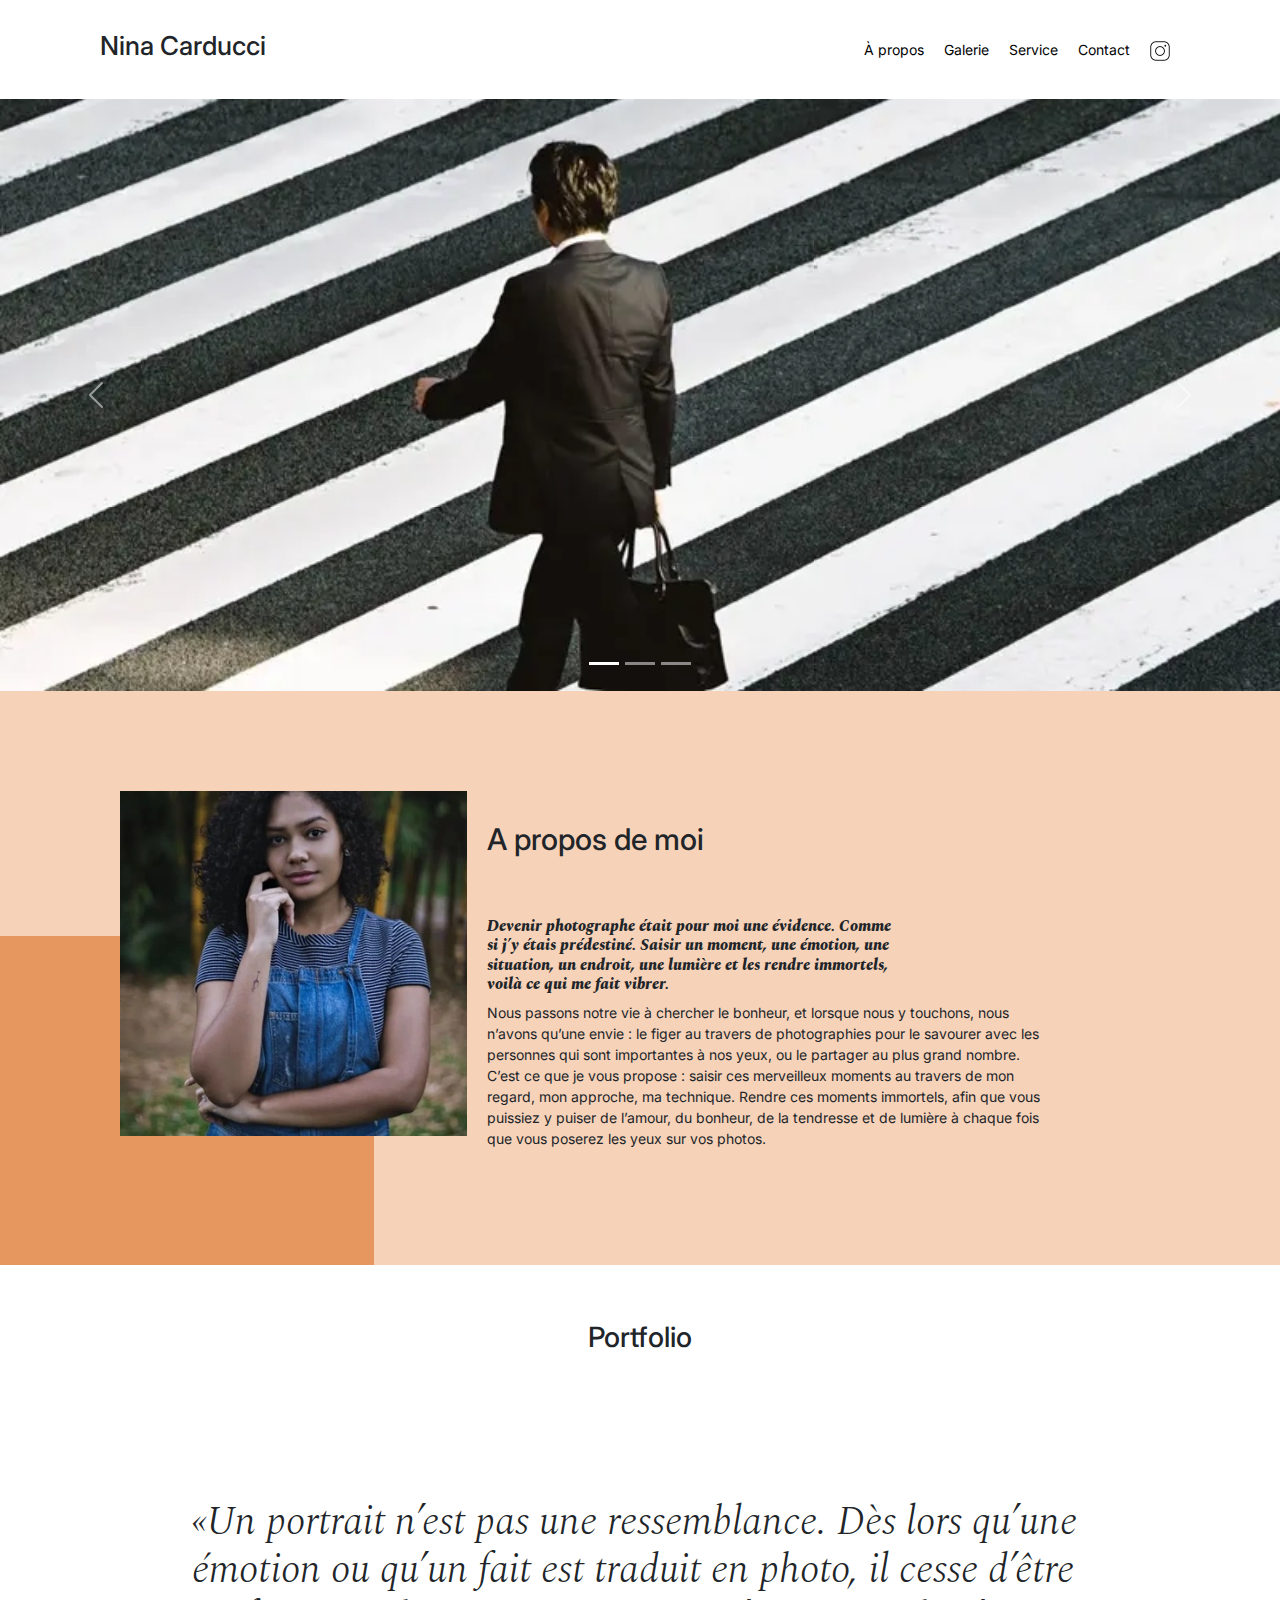
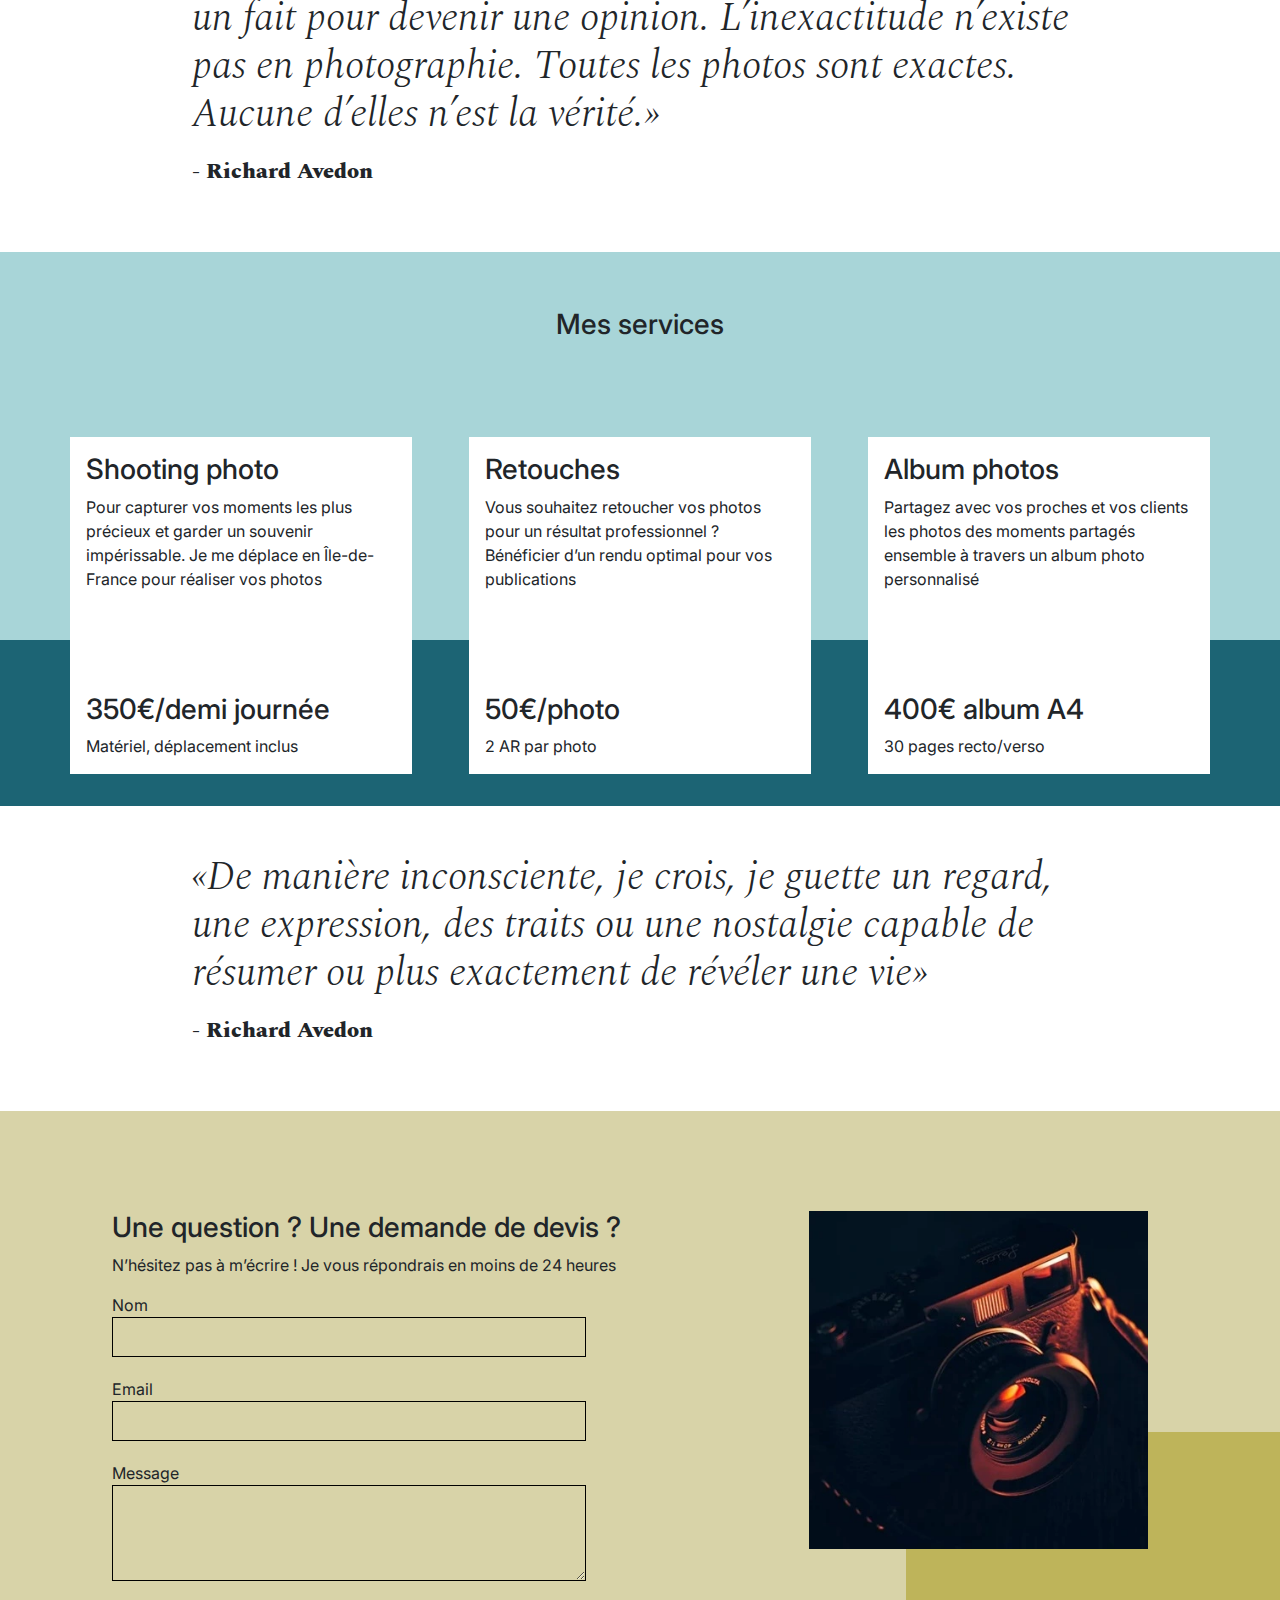
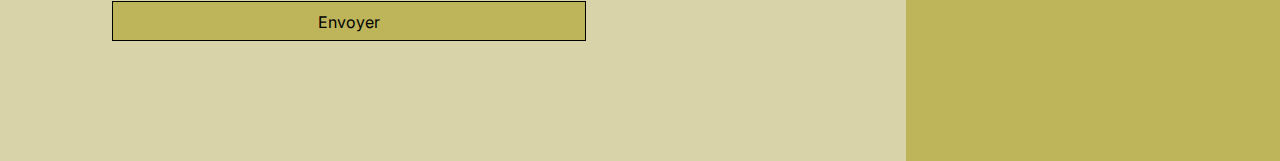
<file: index.html>
<!DOCTYPE html>
<html>
<head>
	<meta name="viewport" content="width=device-width, initial-scale=1.0">
	<meta charset="UTF-8">
	<meta name="robots" content="all" />
	<meta name="language" content="fr-FR">
	<meta name="description" content="Ce site est la vitrine du photographe Nina Carducci . localisation : 68 avenue Alsace-Lorraine, 33200 Bordeaux . numero de telephone : 05 56 67 78 89 . disponible du lundi au vendredi de 10h à 19h.">	
	<meta property="og:site_name" content="Nina Carducci photographe" />
	<meta property="og:type" content="website" />
	<meta property="og:url" content="https://petit-pierre.github.io/ninaCarducci/" />
	<meta property="og:title" content="Nina Carducci photographe" />
	<meta property="og:description" content="Ce site est la vitrine du photographe Nina Carducci . localisation : 68 avenue Alsace-Lorraine, 33200 Bordeaux . numero de telephone : 05 56 67 78 89 . disponible du lundi au vendredi de 10h à 19h." />
	<meta property="og:image" content="https://petit-pierre.github.io/ninaCarducci/assets/images/nina.jpg" />
	<meta property="fb:app_id" content="00001" />
	<meta name="twitter:card" content="summary_large_image" />
	<meta name="twitter:site" content="@monCompteTwitter" />
	<meta name="twitter:title" content="Nina Carducci photographe" />
	<meta name="twitter:description" content="Ce site est la vitrine du photographe Nina Carducci . localisation : 68 avenue Alsace-Lorraine, 33200 Bordeaux . numero de telephone : 05 56 67 78 89 . disponible du lundi au vendredi de 10h à 19h." />
	<meta name="twitter:image" content="https://petit-pierre.github.io/ninaCarducci/assets/images/nina.jpg" />
	<meta name="twitter:url" content="https://petit-pierre.github.io/ninaCarducci/" />
	<link rel="stylesheet" href="./assets/bootstrap/bootstrap.min.css">
	<link rel="stylesheet" href="./assets/style.min.css">
	<link rel="preconnect" href="https://fonts.googleapis.com">
	<link rel="preconnect" href="https://fonts.gstatic.com" crossorigin>
	<link href="https://fonts.googleapis.com/css2?family=Inter&family=Spectral:ital,wght@0,400;1,300;1,400;1,800&display=swap" rel="stylesheet">
	<script src="./assets/bootstrap/bootstrap.bundle.min.js" defer></script>
	<script src="https://code.jquery.com/jquery-3.4.1.min.js" integrity="sha256-CSXorXvZcTkaix6Yvo6HppcZGetbYMGWSFlBw8HfCJo=" crossorigin="anonymous" ></script>
	<script src="./assets/maugallery.min.js" defer></script>
	<script src="./assets/scripts.min.js" defer></script>
	<title>Nina Carducci photographe</title>
	<html lang="fr"></html>
</head>

<div itemscope="" itemtype="https://schema.org/LocalBusiness" class="hidden">
	<time itemprop="openingHours" datetime="Mo-Fr 10:00-19:00">Du lundi au vendredi, de 10h a 19h</time>
	<span itemprop="telephone">0556677889</span>
	<span itemprop="name"><a href="https://petit-pierre.github.io/ninaCarducci/"itemprop="Url" title="Nina Carducci">Nina Carducci la page internet</a></span>
	<span itemprop="description">Photographe</span>
</div>
<div itemprop="address" itemscope=""itemtype="https://schema.org/PostalAddress" class="hidden">
	<span itemprop="streetAddress">68 Avenue Alsace Lorraine</span>
	<span itemprop="postalCode">33200</span>
	<span itemprop="addressLocality">Bordeaux</span>
</div>
<div itemprop="geo" itemscope="" itemtype="https://schema.org/GeoCoordinates" class="hidden">
	<meta itemprop="latitude" content="44.8465743"/>
	<meta itemprop="longitude" content="-0.6065364999999999"/>
</div>

<body>
<header class="top-header">
	<h1 class="name">Nina Carducci</h1>
	<nav class="nav">   
		<ul>
			<li><a href="#about">À propos</a></li>
			<li><a href="#gallery">Galerie</a></li>
			<li><a href="#services">Service</a></li>
			<li><a href="#contact">Contact</a></li>
			<li><a class="social-link" href="https://www.instagram.com/ninacarducci.photo/?hl=fr" target="_blank"><img src="assets/images/instagram.png" alt="logo instagram"></a></li>
		</ul>
	</nav>
</header>
<section id="header">

	<div id="carouselExampleIndicators" class="carousel slide" data-bs-ride="carousel">
		<div class="carousel-indicators">
			<button type="button" data-bs-target="#carouselExampleIndicators" data-bs-slide-to="0" class="active" aria-current="true" aria-label="Slide 1"></button>
			<button type="button" data-bs-target="#carouselExampleIndicators" data-bs-slide-to="1" aria-label="Slide 2"></button>
			<button type="button" data-bs-target="#carouselExampleIndicators" data-bs-slide-to="2" aria-label="Slide 3"></button>
		</div>
		<div class="carousel-inner">
			<div class="carousel-item active">
				<img src="./assets/images/slider/ryoji-iwata-wUZjnOv7t0g-unsplash.webp" class="d-block w-100" alt="slider 1">
			</div>
			<div class="carousel-item">
				<img src="./assets/images/slider/nicholas-green-nPz8akkUmDI-unsplash.webp" class="d-block w-100" alt="slider 2">
			</div>
			<div class="carousel-item">
				<img src="./assets/images/slider/edward-cisneros-3-h6-1npdgw-unsplash.webp" class="d-block w-100" alt="slider 3">
			</div>
		</div>
		<button class="carousel-control-prev" type="button" data-bs-target="#carouselExampleIndicators" data-bs-slide="prev">
			<span class="carousel-control-prev-icon" aria-hidden="true"></span>
			<span class="visually-hidden">Previous</span>
		</button>
		<button class="carousel-control-next" type="button" data-bs-target="#carouselExampleIndicators" data-bs-slide="next">
			<span class="carousel-control-next-icon" aria-hidden="true"></span>
			<span class="visually-hidden">Next</span>
		</button>
	</div>
</section>
<section id="about">
	<div class="picture left">
		<img src="./assets/images/nina.webp" alt="photo de nina">
	</div>
	<div id="about-me">
		<h2 class="about-me__title">A propos de moi</h2>
		<p class="about-me__introduction">Devenir photographe était pour moi une évidence. Comme si j’y étais prédestiné. Saisir un moment, une émotion, une situation, un endroit, une lumière et les rendre immortels, voilà ce qui me fait vibrer.</p>
		<p class="aboutTxt">Nous passons notre vie à chercher le bonheur, et lorsque nous y touchons, nous n’avons qu’une envie : le figer au travers de photographies pour le savourer avec les personnes qui sont importantes à nos yeux, ou le partager au plus grand nombre.
			C’est ce que je vous propose : saisir ces merveilleux moments au travers de mon regard, mon approche, ma technique. Rendre ces moments immortels, afin que vous puissiez y puiser de l’amour, du bonheur, de la tendresse et de lumière à chaque fois que vous poserez les yeux sur vos photos.</p>
	</div>
</section>
<section id="gallery">
	<h2 class="title">Portfolio</h2>
	<div class="container py-3">
		<div class="gallery" style="display: none">
			<img data-gallery-tag="Concert" alt="concert 1" class="gallery-item" src="./assets/images/gallery/concerts/aaron-paul-wnX-fXzB6Cw-unsplash.webp"/>
			<img data-gallery-tag="Entreprises" alt="entreprise 1" class="gallery-item" src="./assets/images/gallery/entreprise/ali-morshedlou-WMD64tMfc4k-unsplash.webp"/>
			<img data-gallery-tag="Entreprises" alt="entreprise 2" class="gallery-item" src="./assets/images/gallery/entreprise/jason-goodman-tho1-oukbg0-unsplash.webp"/>
			<img data-gallery-tag="Mariages" alt="mariage 1" class="gallery-item" src="./assets/images/gallery/mariage/hannah-busing-rvf2r-qmprk-unsplash.webp"/>
			<img data-gallery-tag="Portrait" alt="portrait 1" class="gallery-item" src="./assets/images/gallery/portraits/ade-tunji-rvkhwwzfatq-unsplash.webp"/>
			<img data-gallery-tag="Mariages" alt="mariage 2" class="gallery-item" src="./assets/images/gallery/mariage/jakob-owens-siniljkxhmc-unsplash.webp"/>
			<img data-gallery-tag="Portrait" alt="portrait 2" class="gallery-item" src="./assets/images/gallery/portraits/van-prattenburg-443cl1ur-8-unsplash.webp"/>
			<img data-gallery-tag="Concert" alt="concert 2" class="gallery-item" src="./assets/images/gallery/concerts/austin-neill-hgO1wFPXl3I-unsplash.webp"/>
			<img data-gallery-tag="Entreprises" alt="entreprise 3" class="gallery-item" src="./assets/images/gallery/entreprise/mateus-campos-felipe-Fsgzm8N0hIY-unsplash.webp"/>
		</div>
	</div>
	<div class="quote">
		<figure>
			<blockquote>
				<q class="quote__text extract">Un portrait n’est pas une ressemblance. Dès lors qu’une émotion ou qu’un fait est traduit en photo, il cesse d’être un fait pour devenir une opinion. L’inexactitude n’existe pas en photographie. Toutes les photos sont exactes. Aucune d’elles n’est la vérité.</q>
			</blockquote>
			<figcaption class="quote__author">- Richard Avedon</figcaption>
		</figure>
	</div>
</section>
<section id="services">
	<h2 class="title">Mes services</h2>
	<div class="container">
		<article class="service">
			<div class="service__description">
				<h3>Shooting photo</h3>
				<p>Pour capturer vos moments les plus précieux et garder un souvenir impérissable. Je me déplace en Île-de-France pour réaliser vos photos</p>
			</div>
			<div class="service__price">
				<h3>350€/demi journée</h3>
				<span>Matériel, déplacement inclus</span>
			</div>

		</article>
		<article class="service">
			<div class="service__description">
				<h3>Retouches</h3>
				<p>Vous souhaitez retoucher vos photos pour un résultat professionnel ? Bénéficier d’un rendu optimal pour vos publications</p>
			</div>
			<div class="service__price">
				<h3>50€/photo</h3>
				<span>2 AR par photo</span>
			</div>
		</article>
		<article class="service">
			<div class="service__description">
				<h3>Album photos</h3>
				<p>Partagez avec vos proches et vos clients les photos des moments partagés ensemble à travers un album photo personnalisé</p>
			</div>
			<div class="service__price">
				<h3>400€ album A4</h3>
				<span>30 pages recto/verso</span>
			</div>
		</article>
	</div>
</section>
<section class="quote">
	<figure>
		<blockquote>
			<q class="quote__text extract">De manière inconsciente, je crois, je guette un regard, une expression, des traits ou une nostalgie capable de résumer ou plus exactement de révéler une vie</q>
		</blockquote>
		<figcaption class="quote__author">- Richard Avedon</figcaption>
	</figure>
</section>
<section id="contact">
	<div class="container">
		<div class="form-container">
			<h2>Une question ? Une demande de devis ?</h2>
			<p> N’hésitez pas à m’écrire ! Je vous répondrais en moins de 24 heures</p>
			
			<form action="" method="post" id="formulaire">
				
				<label for="nom">Nom</label>
				<input type="text" name="nom" id="nom">
				<label for="email">Email</label>
				<input type="email" name="email" id="email">
				<label for="message">Message</label>
				<textarea name="message" id="message" cols="30" rows="10"></textarea>
				<input type="submit" value="Envoyer"/>
			</form>
		</div>
		<div class="picture right">
			<img src="./assets/images/camera.webp" alt="un appareil photo">
		</div>
	</div>
</section>
</body>
</html>
</file>
<file: assets/style.min.css>
.hidden{display:none}body{max-width:1920px;margin:auto}*{font-family:Inter;font-style:normal}.top-header{background-color:#fff;position:sticky;top:0;z-index:1000;display:flex;justify-content:space-between;padding-inline:100px;padding-block:30px;align-items:center}.top-header .name{font-size:26px}.nav ul{display:flex;list-style-type:none;font-size:14px;margin-bottom:0}.nav li{padding-inline:10px}.nav a{text-decoration:none;color:#000}.social-link img{width:20px}#about{display:flex;background-color:#f6d2b8;padding-inline:100px;padding-block:100px;position:relative}.picture.left::before{content:' ';background-color:#e5975f;width:374px;height:329px;position:absolute;bottom:0;left:0;z-index:-1}.picture{flex:1;margin:0 20px;z-index:0}.picture img{width:100%}#about-me{flex:2}.about-me__title{margin-top:1em;margin-bottom:60px;font-size:30px}@media (min-width:1200px){#about-me .aboutTxt{width:80%;font-size:14px}}#about-me .aboutTxt{font-size:14px}.about-me__introduction{font-family:Spectral;font-weight:800;font-style:italic;width:60%;line-height:1.2;margin-bottom:.5rem}@media (min-width:1200px){.extract{font-size:2.5rem;line-height:1.2}}@media (max-width:1200px){.extract{font-size:calc(1.375rem + 1.5vw);line-height:1.2}}.title{text-align:center;padding-block:2em}.gallery .nav{justify-content:center}.nav-pills .nav-link.active,.nav-pills .show>.nav-link{color:#fff;background-color:#676132;border-radius:0}.nav-pills .nav-link{color:#000}.item-column{position:relative;margin-bottom:0!important;padding:0}.item-column::after{content:"";display:block;padding-bottom:100%}.gallery-item{position:absolute;width:100%;height:100%;object-fit:cover;padding:.5em}.mg-next,.mg-prev{width:30px;height:30px;border-radius:00%;justify-content:center;align-items:center;display:flex;font-size:24px}.quote{font-family:Spectral;font-style:italic;width:70%;margin:auto;padding-block:3em}.quote__text{font-family:Spectral;font-style:italic;font-weight:300}.quote__author{font-family:Spectral;font-weight:800;font-size:22px}#services{margin:auto;background-color:#a8d5d8;position:relative}#services .container::before{content:' ';background-color:#1c6474;position:absolute;width:100%;height:30%;bottom:0;left:0;z-index:0}#services .container{justify-content:space-between;display:flex;padding:2em 0}.service{background-color:#fff;max-width:390px;width:30%;height:337px;padding:1em;display:flex;flex-direction:column;justify-content:space-between;z-index:1}#contact{margin:auto;background-color:#d8d3a8;position:relative;padding-inline:100px;padding-block:100px}#contact .container{display:flex}.picture.right::before{content:' ';background-color:#beb45a;width:374px;height:329px;position:absolute;bottom:0;right:0;z-index:-1}.form-container{flex:2}form{display:flex;flex-direction:column;width:70%;align-items:flex-start}form input{width:100%;background-color:transparent;border:solid 1px;height:2.5em;margin-bottom:20px}form textarea{width:100%;background-color:transparent;border:solid 1px;height:5em;line-height:2.5em;font-size:1.2em;margin-bottom:20px}input[type=submit]{background-color:#beb45a;padding:.5em 1em}@media all and (max-width:1180px){.picture{flex:2}#about,#contact .container{align-items:center}.about-me__title{margin-top:0;margin-bottom:1em}#about-me h6,#about-me p{width:100%}}@media all and (max-width:1000px){#about{flex-direction:column}.picture{width:50%}.picture.left::before{width:100%;height:30%;position:absolute;bottom:auto;top:0;left:0;z-index:-1}.about-me__title{text-align:center;margin-top:1em}#services .container{flex-direction:column}.service{width:100%;max-width:100%;height:auto;margin:2em 0}.service__description{margin-bottom:1em}#services .container::before{width:30%;height:100%;bottom:0;right:0;left:auto;z-index:0}#contact .container{flex-direction:column}#contact .picture.right{margin-top:1em}.picture.right::before{width:100%;height:30%;position:absolute;bottom:0;right:0;z-index:-1}}@media all and (max-width:650px){.top-header{flex-direction:column;padding-inline:0}.top-header .nav,.top-header .nav ul{width:100%;padding:0}.top-header .nav li{flex:1;padding-block:1em;text-align:center}.picture.left::before,.picture.right::before{height:150px}#services .container{align-items:center}.service{max-width:90%}#about,#contact{padding-inline:2em;padding-block:2em}form{width:100%}.picture{width:80%}}
</file>
